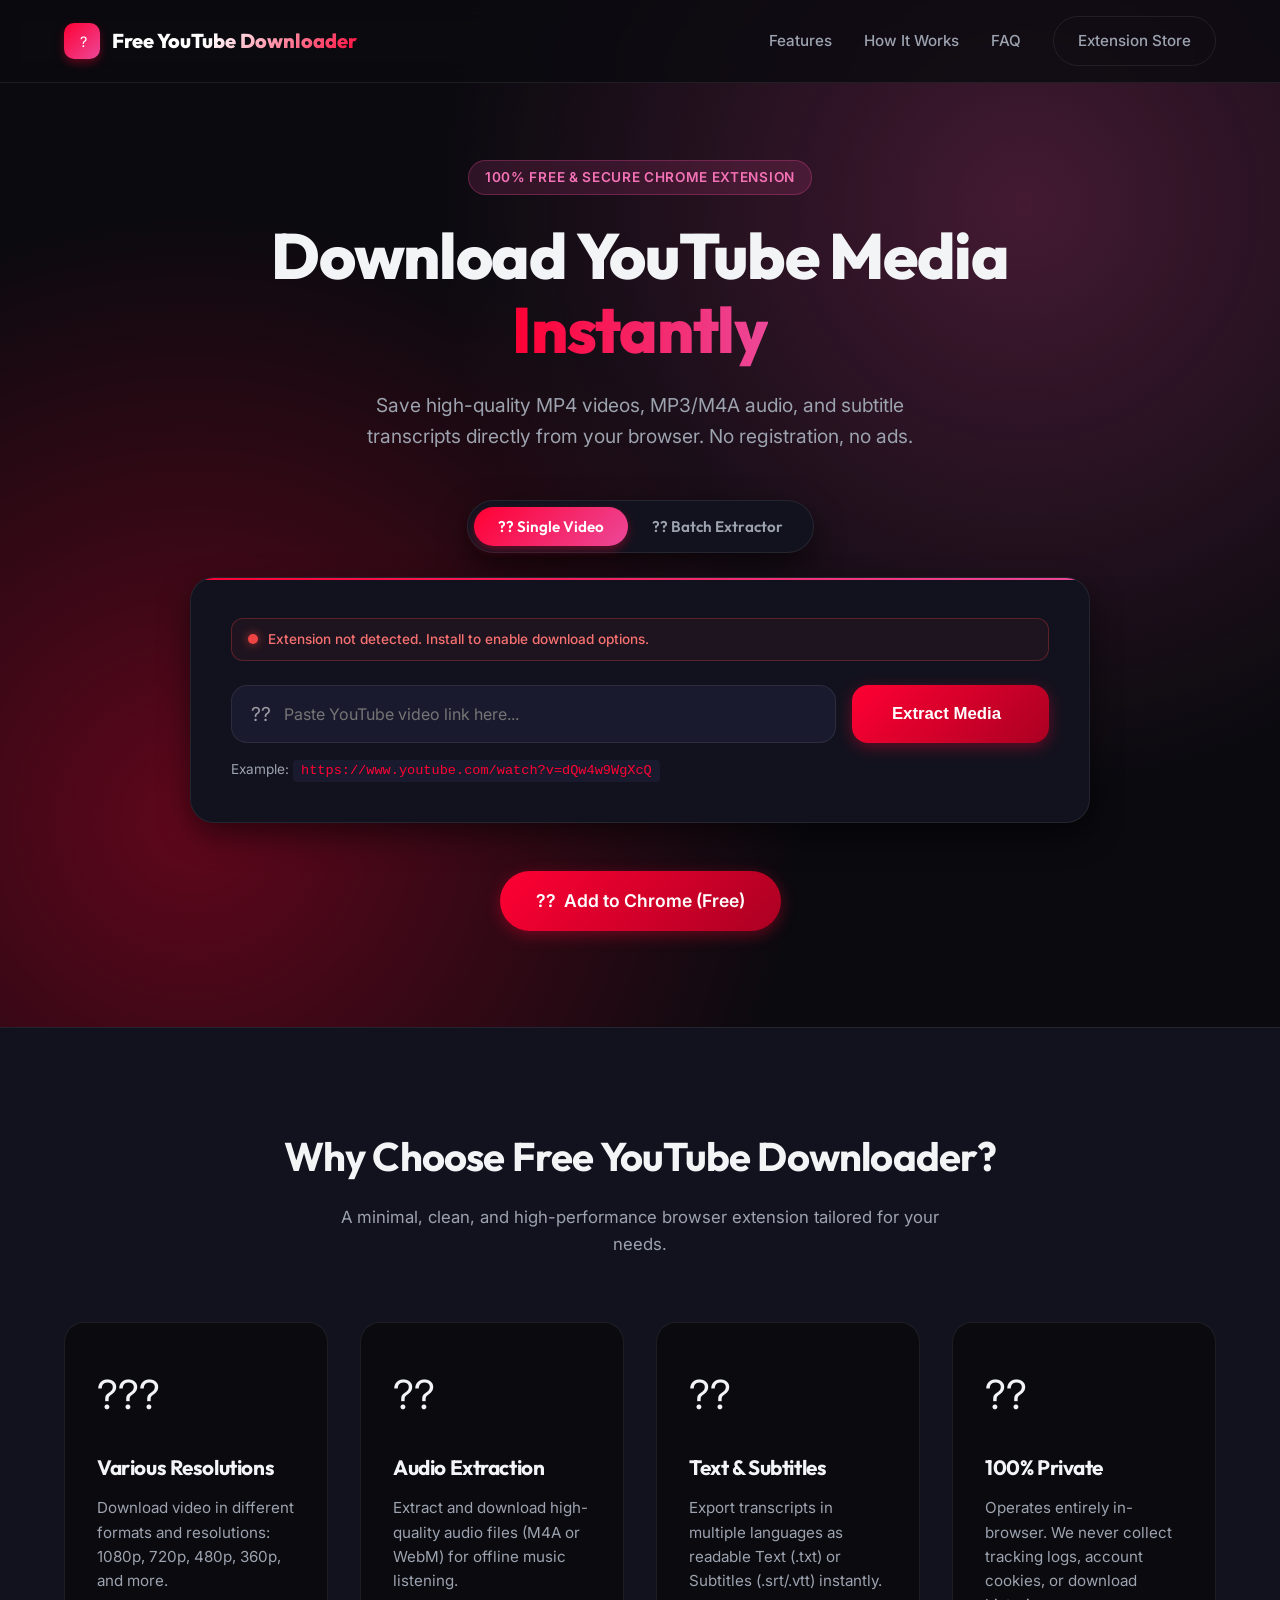
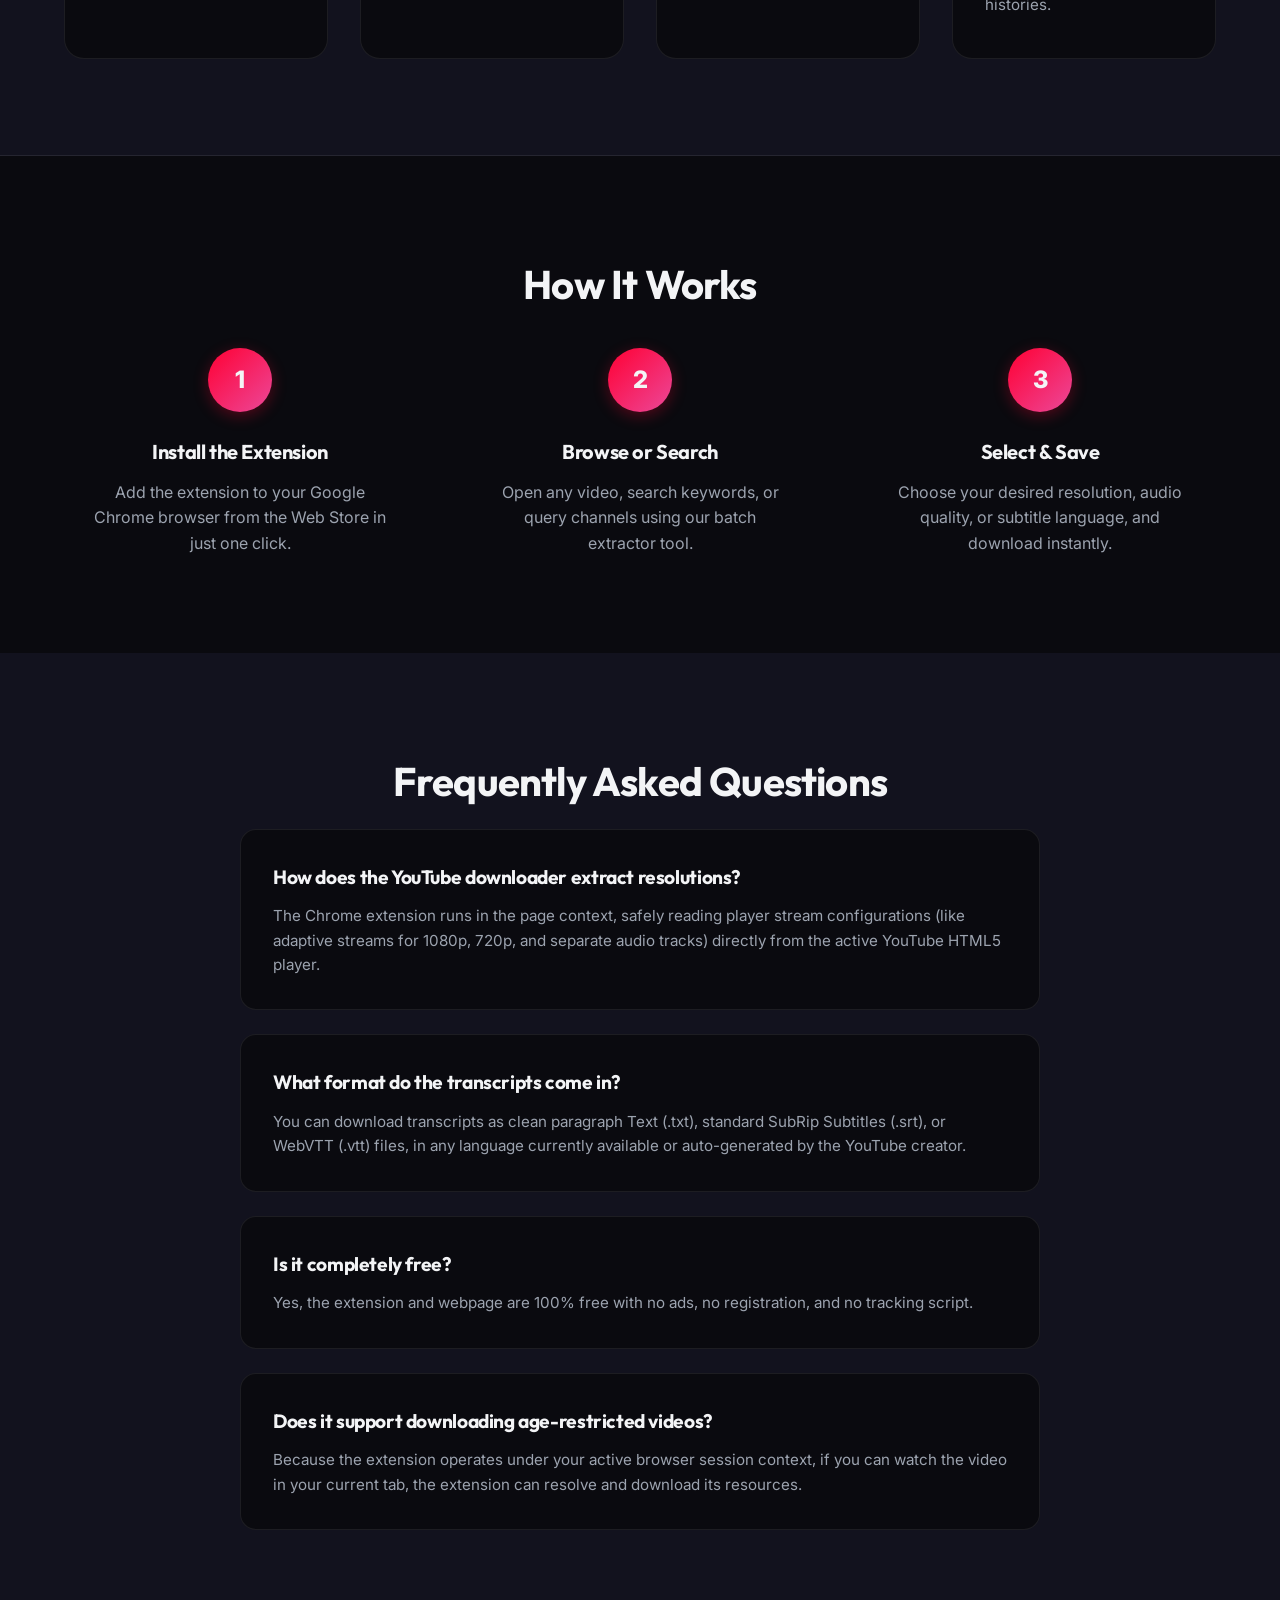
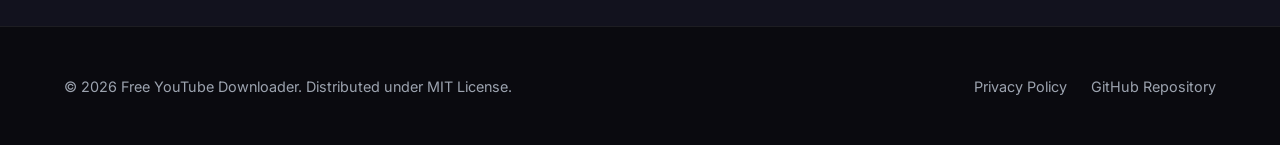
<file: index.html>
<!DOCTYPE html>
<html lang="en">
<head>
  <meta charset="UTF-8">
  <meta name="viewport" content="width=device-width, initial-scale=1.0">
  <title>Free YouTube Video Downloader - Download Video, Audio & Transcripts</title>
  <meta name="description" content="Free helper for downloading YouTube videos, audio tracks, and subtitle transcripts. Extract various resolutions and formats directly or list channel videos and search results.">
  <link rel="stylesheet" href="style.css">
  <!-- Google Fonts -->
  <link rel="preconnect" href="https://fonts.googleapis.com">
  <link rel="preconnect" href="https://fonts.gstatic.com" crossorigin>
  <link href="https://fonts.googleapis.com/css2?family=Inter:wght@300;400;500;600;700&family=Outfit:wght@400;600;700;800&display=swap" rel="stylesheet">
</head>
<body>
  <!-- Header -->
  <header class="header">
    <div class="container header-container">
      <div class="logo">
        <div class="logo-icon-wrapper">
          <span class="logo-play-icon">?</span>
        </div>
        <span class="logo-text">Free YouTube Downloader</span>
      </div>
      <nav class="nav">
        <a href="#features">Features</a>
        <a href="#how-it-works">How It Works</a>
        <a href="#faq">FAQ</a>
        <a href="https://chrome.google.com/webstore" target="_blank" class="btn btn-secondary nav-btn">Extension Store</a>
      </nav>
    </div>
  </header>

  <!-- Hero Section -->
  <section class="hero">
    <div class="container hero-container">
      <div class="hero-content">
        <span class="badge">100% Free & Secure Chrome Extension</span>
        <h1 class="hero-title">Download YouTube Media <span class="gradient-text">Instantly</span></h1>
        <p class="hero-subtitle">Save high-quality MP4 videos, MP3/M4A audio, and subtitle transcripts directly from your browser. No registration, no ads.</p>
        
        <!-- Tab Navigation -->
        <div class="downloader-tabs">
          <button class="tab-trigger active" data-target="single-mode">?? Single Video</button>
          <button class="tab-trigger" data-target="batch-mode">?? Batch Extractor</button>
        </div>

        <!-- Downloader Card -->
        <div class="downloader-card">
          <!-- Extension Connection Status -->
          <div id="connection-status" class="status-indicator inactive">
            <span class="status-dot"></span>
            <span class="status-text">Extension not detected. Install to enable download options.</span>
          </div>

          <!-- Single Video Form -->
          <div id="single-mode" class="tab-pane active">
            <form id="download-form" class="downloader-form">
              <div class="input-wrapper">
                <span class="input-icon">??</span>
                <input type="url" id="tweet-url" placeholder="Paste YouTube video link here..." required>
              </div>
              <button type="submit" class="btn btn-primary btn-download">
                <span class="btn-text">Extract Media</span>
                <span class="loader"></span>
              </button>
            </form>
            <p class="downloader-tip">Example: <code>https://www.youtube.com/watch?v=dQw4w9WgXcQ</code></p>
          </div>

          <!-- Batch Extractor Form -->
          <div id="batch-mode" class="tab-pane">
            <form id="batch-form" class="downloader-form">
              <div class="input-wrapper select-inside">
                <span class="input-icon">??</span>
                <input type="text" id="batch-query" placeholder="Type search keywords or channel name..." required>
                <select id="batch-type" class="batch-select">
                  <option value="search">Search Keywords</option>
                  <option value="channel">Channel Name/ID</option>
                </select>
              </div>
              <button type="submit" class="btn btn-primary btn-download" id="btn-batch-submit">
                <span class="btn-text">Extract Videos</span>
                <span class="loader"></span>
              </button>
            </form>
            <p class="downloader-tip">For Channels, use username (e.g., <code>@google</code>) or Channel ID (e.g., <code>UC0...</code>).</p>
          </div>
        </div>

        <!-- Batch Results Grid -->
        <div id="batch-results-container" class="batch-results-container hide">
          <h2 class="section-title text-left">Extracted Videos (<span id="results-count">0</span>)</h2>
          <div id="batch-results" class="batch-results-grid">
            <!-- Video Cards injected here dynamically -->
          </div>
        </div>

        <div class="hero-actions">
          <a href="https://chrome.google.com/webstore" target="_blank" class="btn btn-primary btn-large">
            <span class="chrome-icon">??</span> Add to Chrome (Free)
          </a>
        </div>
      </div>
    </div>
  </section>

  <!-- Features Section -->
  <section id="features" class="features">
    <div class="container">
      <h2 class="section-title">Why Choose Free YouTube Downloader?</h2>
      <p class="section-subtitle">A minimal, clean, and high-performance browser extension tailored for your needs.</p>
      
      <div class="features-grid">
        <div class="feature-card">
          <div class="feature-icon">???</div>
          <h3>Various Resolutions</h3>
          <p>Download video in different formats and resolutions: 1080p, 720p, 480p, 360p, and more.</p>
        </div>
        <div class="feature-card">
          <div class="feature-icon">??</div>
          <h3>Audio Extraction</h3>
          <p>Extract and download high-quality audio files (M4A or WebM) for offline music listening.</p>
        </div>
        <div class="feature-card">
          <div class="feature-icon">??</div>
          <h3>Text & Subtitles</h3>
          <p>Export transcripts in multiple languages as readable Text (.txt) or Subtitles (.srt/.vtt) instantly.</p>
        </div>
        <div class="feature-card">
          <div class="feature-icon">??</div>
          <h3>100% Private</h3>
          <p>Operates entirely in-browser. We never collect tracking logs, account cookies, or download histories.</p>
        </div>
      </div>
    </div>
  </section>

  <!-- How It Works Section -->
  <section id="how-it-works" class="how-it-works">
    <div class="container">
      <h2 class="section-title">How It Works</h2>
      <div class="steps-container">
        <div class="step-card">
          <div class="step-num">1</div>
          <h3>Install the Extension</h3>
          <p>Add the extension to your Google Chrome browser from the Web Store in just one click.</p>
        </div>
        <div class="step-card">
          <div class="step-num">2</div>
          <h3>Browse or Search</h3>
          <p>Open any video, search keywords, or query channels using our batch extractor tool.</p>
        </div>
        <div class="step-card">
          <div class="step-num">3</div>
          <h3>Select & Save</h3>
          <p>Choose your desired resolution, audio quality, or subtitle language, and download instantly.</p>
        </div>
      </div>
    </div>
  </section>

  <!-- FAQ Section -->
  <section id="faq" class="faq">
    <div class="container">
      <h2 class="section-title">Frequently Asked Questions</h2>
      <div class="faq-list">
        <div class="faq-item">
          <h3 class="faq-question">How does the YouTube downloader extract resolutions?</h3>
          <div class="faq-answer">
            <p>The Chrome extension runs in the page context, safely reading player stream configurations (like adaptive streams for 1080p, 720p, and separate audio tracks) directly from the active YouTube HTML5 player.</p>
          </div>
        </div>
        <div class="faq-item">
          <h3 class="faq-question">What format do the transcripts come in?</h3>
          <div class="faq-answer">
            <p>You can download transcripts as clean paragraph Text (.txt), standard SubRip Subtitles (.srt), or WebVTT (.vtt) files, in any language currently available or auto-generated by the YouTube creator.</p>
          </div>
        </div>
        <div class="faq-item">
          <h3 class="faq-question">Is it completely free?</h3>
          <div class="faq-answer">
            <p>Yes, the extension and webpage are 100% free with no ads, no registration, and no tracking script.</p>
          </div>
        </div>
        <div class="faq-item">
          <h3 class="faq-question">Does it support downloading age-restricted videos?</h3>
          <div class="faq-answer">
            <p>Because the extension operates under your active browser session context, if you can watch the video in your current tab, the extension can resolve and download its resources.</p>
          </div>
        </div>
      </div>
    </div>
  </section>

  <!-- Footer -->
  <footer class="footer">
    <div class="container footer-container">
      <p>&copy; 2026 Free YouTube Downloader. Distributed under MIT License.</p>
      <div class="footer-links">
        <a href="#">Privacy Policy</a>
        <a href="https://github.com">GitHub Repository</a>
      </div>
    </div>
  </footer>

  <script src="script.js"></script>
</body>
</html>
</file>
<file: style.css>
/* CSS Reset & Variables */
:root {
  --bg-primary: #0a0a0f;
  --bg-secondary: #12121e;
  --bg-tertiary: #1a1a2e;
  --text-primary: #f3f4f6;
  --text-secondary: #9ca3af;
  --primary: #ff0033;
  --primary-hover: #cc0029;
  --primary-glow: rgba(255, 0, 51, 0.35);
  --accent: #ec4899;
  --accent-glow: rgba(236, 72, 153, 0.25);
  --card-border: rgba(255, 255, 255, 0.08);
  --card-shadow: 0 12px 30px rgba(0, 0, 0, 0.5);
  --transition: all 0.3s cubic-bezier(0.4, 0, 0.2, 1);
  --font-main: 'Inter', sans-serif;
  --font-heading: 'Outfit', sans-serif;
}

* {
  margin: 0;
  padding: 0;
  box-sizing: border-box;
  scroll-behavior: smooth;
}

body {
  background-color: var(--bg-primary);
  color: var(--text-primary);
  font-family: var(--font-main);
  line-height: 1.6;
  overflow-x: hidden;
}

.container {
  width: 90%;
  max-width: 1200px;
  margin: 0 auto;
}

/* Typography */
h1, h2, h3 {
  font-family: var(--font-heading);
  font-weight: 700;
  letter-spacing: -0.02em;
}

/* Header */
.header {
  background-color: rgba(10, 10, 15, 0.8);
  backdrop-filter: blur(12px);
  -webkit-backdrop-filter: blur(12px);
  border-bottom: 1px solid var(--card-border);
  position: fixed;
  top: 0;
  left: 0;
  width: 100%;
  z-index: 1000;
  padding: 1rem 0;
}

.header-container {
  display: flex;
  justify-content: space-between;
  align-items: center;
}

.logo {
  display: flex;
  align-items: center;
  gap: 0.75rem;
  cursor: pointer;
}

.logo-icon-wrapper {
  background: linear-gradient(135deg, var(--primary) 0%, var(--accent) 100%);
  width: 36px;
  height: 36px;
  border-radius: 10px;
  display: flex;
  align-items: center;
  justify-content: center;
  box-shadow: 0 4px 10px var(--primary-glow);
  transition: transform 0.5s ease;
}

.logo:hover .logo-icon-wrapper {
  transform: scale(1.1) rotate(10deg);
}

.logo-play-icon {
  color: #fff;
  font-size: 0.9rem;
  margin-left: 2px;
}

.logo-text {
  font-family: var(--font-heading);
  font-weight: 800;
  font-size: 1.25rem;
  background: linear-gradient(135deg, #fff 40%, var(--primary) 100%);
  -webkit-background-clip: text;
  -webkit-text-fill-color: transparent;
}

.nav {
  display: flex;
  align-items: center;
  gap: 2rem;
}

.nav a {
  color: var(--text-secondary);
  text-decoration: none;
  font-weight: 500;
  font-size: 0.95rem;
  transition: var(--transition);
}

.nav a:hover {
  color: var(--primary);
}

/* Buttons */
.btn {
  display: inline-flex;
  align-items: center;
  justify-content: center;
  gap: 0.5rem;
  padding: 0.75rem 1.5rem;
  border-radius: 9999px;
  font-weight: 600;
  font-size: 0.95rem;
  text-decoration: none;
  cursor: pointer;
  border: none;
  transition: var(--transition);
}

.btn-primary {
  background: linear-gradient(135deg, var(--primary) 0%, #aa0022 100%);
  color: #fff;
  box-shadow: 0 4px 15px var(--primary-glow);
}

.btn-primary:hover {
  transform: translateY(-2px);
  box-shadow: 0 6px 20px rgba(255, 0, 51, 0.5);
  background: linear-gradient(135deg, var(--primary-hover) 0%, #880018 100%);
}

.btn-secondary {
  background-color: transparent;
  color: var(--text-primary);
  border: 1px solid var(--card-border);
}

.btn-secondary:hover {
  border-color: var(--primary);
  background-color: rgba(255, 0, 51, 0.05);
}

.btn-large {
  padding: 1rem 2.25rem;
  font-size: 1.1rem;
}

/* Hero Section */
.hero {
  padding: 10rem 0 6rem 0;
  background: radial-gradient(circle at 80% 20%, var(--accent-glow) 0%, transparent 45%),
              radial-gradient(circle at 15% 80%, var(--primary-glow) 0%, transparent 45%);
}

.hero-container {
  display: flex;
  justify-content: center;
  align-items: center;
  text-align: center;
}

.hero-content {
  max-width: 900px;
  width: 100%;
}

.badge {
  display: inline-block;
  background-color: rgba(236, 72, 153, 0.15);
  color: #f472b6;
  border: 1px solid rgba(236, 72, 153, 0.3);
  padding: 0.35rem 1rem;
  border-radius: 9999px;
  font-size: 0.85rem;
  font-weight: 600;
  margin-bottom: 1.5rem;
  text-transform: uppercase;
  letter-spacing: 0.05em;
  animation: pulse 2s infinite;
}

@keyframes pulse {
  0% { box-shadow: 0 0 0 0 rgba(236, 72, 153, 0.4); }
  70% { box-shadow: 0 0 0 10px rgba(236, 72, 153, 0); }
  100% { box-shadow: 0 0 0 0 rgba(236, 72, 153, 0); }
}

.hero-title {
  font-size: 4rem;
  line-height: 1.15;
  margin-bottom: 1.5rem;
  font-weight: 800;
}

@media (max-width: 768px) {
  .hero-title {
    font-size: 2.75rem;
  }
}

.gradient-text {
  background: linear-gradient(90deg, var(--primary) 0%, var(--accent) 100%);
  -webkit-background-clip: text;
  -webkit-text-fill-color: transparent;
}

.hero-subtitle {
  color: var(--text-secondary);
  font-size: 1.2rem;
  margin-bottom: 3rem;
  max-width: 600px;
  margin-left: auto;
  margin-right: auto;
}

/* Downloader Tabs Navigation */
.downloader-tabs {
  display: inline-flex;
  background-color: var(--bg-secondary);
  border: 1px solid var(--card-border);
  border-radius: 50px;
  padding: 6px;
  margin-bottom: 1.5rem;
  box-shadow: var(--card-shadow);
}

.tab-trigger {
  background: none;
  border: none;
  padding: 10px 24px;
  border-radius: 50px;
  font-family: var(--font-heading);
  font-weight: 600;
  font-size: 0.95rem;
  color: var(--text-secondary);
  cursor: pointer;
  transition: var(--transition);
}

.tab-trigger:hover {
  color: #fff;
}

.tab-trigger.active {
  background: linear-gradient(135deg, var(--primary) 0%, var(--accent) 100%);
  color: #fff;
  box-shadow: 0 4px 10px var(--primary-glow);
}

/* Downloader Card */
.downloader-card {
  background-color: var(--bg-secondary);
  border: 1px solid var(--card-border);
  box-shadow: var(--card-shadow);
  border-radius: 24px;
  padding: 2.5rem;
  margin-bottom: 3rem;
  position: relative;
  overflow: hidden;
  backdrop-filter: blur(10px);
  text-align: left;
}

.downloader-card::before {
  content: '';
  position: absolute;
  top: 0;
  left: 0;
  width: 100%;
  height: 2px;
  background: linear-gradient(90deg, var(--primary) 0%, var(--accent) 100%);
}

.tab-pane {
  display: none;
}

.tab-pane.active {
  display: block;
  animation: fadeIn 0.4s ease;
}

/* Connection Status Indicator */
.status-indicator {
  display: flex;
  align-items: center;
  gap: 10px;
  background-color: var(--bg-tertiary);
  border: 1px solid var(--card-border);
  border-radius: 12px;
  padding: 10px 16px;
  margin-bottom: 1.5rem;
  transition: var(--transition);
}

.status-indicator.active {
  border-color: rgba(52, 211, 153, 0.3);
  background-color: rgba(52, 211, 153, 0.05);
}

.status-indicator.inactive {
  border-color: rgba(239, 68, 68, 0.3);
  background-color: rgba(239, 68, 68, 0.05);
}

.status-dot {
  width: 10px;
  height: 10px;
  border-radius: 50%;
  display: inline-block;
}

.active .status-dot {
  background-color: #10b981;
  box-shadow: 0 0 10px rgba(16, 185, 129, 0.7);
  animation: pulseGreen 1.5s infinite;
}

.inactive .status-dot {
  background-color: #ef4444;
  box-shadow: 0 0 10px rgba(239, 68, 68, 0.7);
}

.status-text {
  font-size: 0.85rem;
  font-weight: 500;
}

.active .status-text {
  color: #34d399;
}

.inactive .status-text {
  color: #f87171;
}

@keyframes pulseGreen {
  0% { box-shadow: 0 0 0 0 rgba(16, 185, 129, 0.4); }
  70% { box-shadow: 0 0 0 8px rgba(16, 185, 129, 0); }
  100% { box-shadow: 0 0 0 0 rgba(16, 185, 129, 0); }
}

.downloader-form {
  display: flex;
  gap: 1rem;
  margin-bottom: 1rem;
}

@media (max-width: 640px) {
  .downloader-form {
    flex-direction: column;
  }
}

.input-wrapper {
  position: relative;
  flex-grow: 1;
}

.input-wrapper.select-inside {
  display: flex;
  align-items: center;
  background-color: var(--bg-tertiary);
  border: 1px solid var(--card-border);
  border-radius: 16px;
  overflow: hidden;
  transition: var(--transition);
}

.input-wrapper.select-inside:focus-within {
  border-color: var(--primary);
  box-shadow: 0 0 0 4px var(--primary-glow);
}

.input-wrapper.select-inside input {
  border: none !important;
  background: transparent !important;
  box-shadow: none !important;
}

.batch-select {
  background-color: var(--bg-secondary);
  border: none;
  border-left: 1px solid var(--card-border);
  color: var(--text-primary);
  font-family: var(--font-heading);
  font-weight: 600;
  padding: 0 1.25rem;
  height: 56px;
  outline: none;
  cursor: pointer;
  transition: var(--transition);
}

.batch-select:hover {
  background-color: var(--bg-tertiary);
}

.input-icon {
  position: absolute;
  left: 1.25rem;
  top: 50%;
  transform: translateY(-50%);
  font-size: 1.2rem;
  opacity: 0.6;
  z-index: 5;
}

#tweet-url {
  width: 100%;
  padding: 1.1rem 1.25rem 1.1rem 3.25rem;
  border-radius: 16px;
  background-color: var(--bg-tertiary);
  border: 1px solid var(--card-border);
  color: var(--text-primary);
  font-family: var(--font-main);
  font-size: 1rem;
  transition: var(--transition);
}

#tweet-url:focus {
  outline: none;
  border-color: var(--primary);
  box-shadow: 0 0 0 4px var(--primary-glow);
  background-color: rgba(18, 18, 30, 0.6);
}

#batch-query {
  width: 100%;
  padding: 1.1rem 1.25rem 1.1rem 3.25rem;
  color: var(--text-primary);
  font-family: var(--font-main);
  font-size: 1rem;
  outline: none;
}

.btn-download {
  padding: 0 2.5rem;
  border-radius: 16px;
  font-size: 1.05rem;
  height: 58px;
}

.downloader-tip {
  font-size: 0.85rem;
  color: var(--text-secondary);
  text-align: left;
}

.downloader-tip code {
  background-color: var(--bg-tertiary);
  padding: 0.2rem 0.5rem;
  border-radius: 4px;
  color: var(--primary);
}

/* Batch Results Container & Grid */
.batch-results-container {
  margin-top: 2rem;
  margin-bottom: 4rem;
  width: 100%;
  text-align: left;
}

.batch-results-container.hide {
  display: none;
}

.batch-results-container h2 {
  font-size: 1.75rem;
  margin-bottom: 1.5rem;
}

.batch-results-grid {
  display: grid;
  grid-template-columns: repeat(auto-fill, minmax(260px, 1fr));
  gap: 1.5rem;
}

/* Video Card Styling */
.video-card {
  background-color: var(--bg-secondary);
  border: 1px solid var(--card-border);
  border-radius: 16px;
  overflow: hidden;
  display: flex;
  flex-direction: column;
  box-shadow: var(--card-shadow);
  transition: var(--transition);
}

.video-card:hover {
  transform: translateY(-5px);
  border-color: var(--primary);
  box-shadow: 0 8px 20px var(--primary-glow);
}

.video-card-thumb-wrapper {
  position: relative;
  width: 100%;
  aspect-ratio: 16 / 9;
  overflow: hidden;
  background-color: #000;
}

.video-card-thumb {
  width: 100%;
  height: 100%;
  object-fit: cover;
  transition: transform 0.5s ease;
}

.video-card:hover .video-card-thumb {
  transform: scale(1.05);
}

.video-card-duration {
  position: absolute;
  bottom: 8px;
  right: 8px;
  background-color: rgba(0, 0, 0, 0.8);
  color: #fff;
  font-family: var(--font-main);
  font-size: 11px;
  font-weight: 700;
  padding: 2px 6px;
  border-radius: 4px;
}

.video-card-body {
  padding: 16px;
  display: flex;
  flex-direction: column;
  flex-grow: 1;
}

.video-card-title {
  font-size: 0.95rem;
  line-height: 1.4;
  margin-bottom: 8px;
  font-weight: 600;
  color: #fff;
  display: -webkit-box;
  -webkit-line-clamp: 2;
  -webkit-box-orient: vertical;
  overflow: hidden;
  text-overflow: ellipsis;
  height: 2.8em;
}

.video-card-meta {
  font-size: 0.8rem;
  color: var(--text-secondary);
  margin-bottom: 16px;
}

.video-card-actions {
  display: flex;
  gap: 8px;
  margin-top: auto;
}

.btn-card-download {
  flex-grow: 1;
  background: linear-gradient(135deg, var(--primary) 0%, #aa0022 100%);
  color: #fff;
  font-family: var(--font-heading);
  font-weight: 700;
  font-size: 0.8rem;
  border: none;
  padding: 10px;
  border-radius: 8px;
  cursor: pointer;
  text-align: center;
  text-decoration: none;
  box-shadow: 0 4px 8px var(--primary-glow);
  transition: var(--transition);
}

.btn-card-download:hover {
  background: linear-gradient(135deg, var(--primary-hover) 0%, #880018 100%);
  box-shadow: 0 4px 12px rgba(255, 0, 51, 0.4);
  transform: translateY(-1px);
}

.btn-card-open {
  background: transparent;
  color: var(--text-primary);
  border: 1px solid var(--card-border);
  padding: 10px;
  border-radius: 8px;
  cursor: pointer;
  transition: var(--transition);
}

.btn-card-open:hover {
  border-color: var(--primary);
  background-color: rgba(255, 0, 51, 0.05);
}

/* Features Section */
.features {
  background-color: var(--bg-secondary);
  padding: 6rem 0;
  border-top: 1px solid var(--card-border);
  border-bottom: 1px solid var(--card-border);
}

.section-title {
  text-align: center;
  font-size: 2.5rem;
  margin-bottom: 1rem;
}

.section-title.text-left {
  text-align: left;
  font-size: 1.75rem;
}

.section-subtitle {
  text-align: center;
  color: var(--text-secondary);
  max-width: 600px;
  margin: 0 auto 4rem auto;
  font-size: 1.05rem;
}

.features-grid {
  display: grid;
  grid-template-columns: repeat(auto-fit, minmax(260px, 1fr));
  gap: 2rem;
}

.feature-card {
  background-color: var(--bg-primary);
  border: 1px solid var(--card-border);
  padding: 2.5rem 2rem;
  border-radius: 20px;
  transition: var(--transition);
}

.feature-card:hover {
  transform: translateY(-5px);
  border-color: var(--primary);
  box-shadow: 0 10px 25px rgba(255, 0, 51, 0.1);
}

.feature-icon {
  font-size: 2.5rem;
  margin-bottom: 1.5rem;
}

.feature-card h3 {
  font-size: 1.3rem;
  margin-bottom: 0.75rem;
}

.feature-card p {
  color: var(--text-secondary);
  font-size: 0.95rem;
}

/* How It Works Section */
.how-it-works {
  padding: 6rem 0;
}

.steps-container {
  display: grid;
  grid-template-columns: repeat(auto-fit, minmax(280px, 1fr));
  gap: 3rem;
  position: relative;
  margin-top: 2rem;
}

.step-card {
  text-align: center;
  position: relative;
}

.step-num {
  width: 64px;
  height: 64px;
  border-radius: 50%;
  background: linear-gradient(135deg, var(--primary) 0%, var(--accent) 100%);
  display: flex;
  align-items: center;
  justify-content: center;
  font-weight: 800;
  font-size: 1.5rem;
  margin: 0 auto 1.5rem auto;
  box-shadow: 0 4px 15px rgba(255, 0, 51, 0.3);
}

.step-card h3 {
  font-size: 1.25rem;
  margin-bottom: 0.75rem;
}

.step-card p {
  color: var(--text-secondary);
  max-width: 300px;
  margin: 0 auto;
}

/* FAQ Section */
.faq {
  background-color: var(--bg-secondary);
  padding: 6rem 0;
}

.faq-list {
  max-width: 800px;
  margin: 0 auto;
  display: flex;
  flex-direction: column;
  gap: 1.5rem;
}

.faq-item {
  background-color: var(--bg-primary);
  border: 1px solid var(--card-border);
  border-radius: 16px;
  padding: 2rem;
}

.faq-question {
  font-size: 1.2rem;
  margin-bottom: 0.75rem;
  color: var(--text-primary);
}

.faq-answer p {
  color: var(--text-secondary);
  font-size: 0.95rem;
}

/* Footer */
.footer {
  padding: 3rem 0;
  border-top: 1px solid var(--card-border);
  font-size: 0.9rem;
  color: var(--text-secondary);
}

.footer-container {
  display: flex;
  justify-content: space-between;
  align-items: center;
}

@media (max-width: 640px) {
  .footer-container {
    flex-direction: column;
    gap: 1.5rem;
    text-align: center;
  }
}

.footer-links {
  display: flex;
  gap: 1.5rem;
}

.footer-links a {
  color: var(--text-secondary);
  text-decoration: none;
  transition: var(--transition);
}

.footer-links a:hover {
  color: var(--primary);
}

/* Loader Animation */
.downloader-form.loading .btn-text {
  display: none;
}

.downloader-form.loading .loader {
  display: inline-block;
  width: 24px;
  height: 24px;
  border: 3px solid rgba(255, 255, 255, 0.3);
  border-radius: 50%;
  border-top-color: #fff;
  animation: spin 1s ease-in-out infinite;
}

@keyframes spin {
  to { transform: rotate(360deg); }
}

@keyframes fadeIn {
  from { opacity: 0; transform: translateY(5px); }
  to { opacity: 1; transform: translateY(0); }
}
</file>
